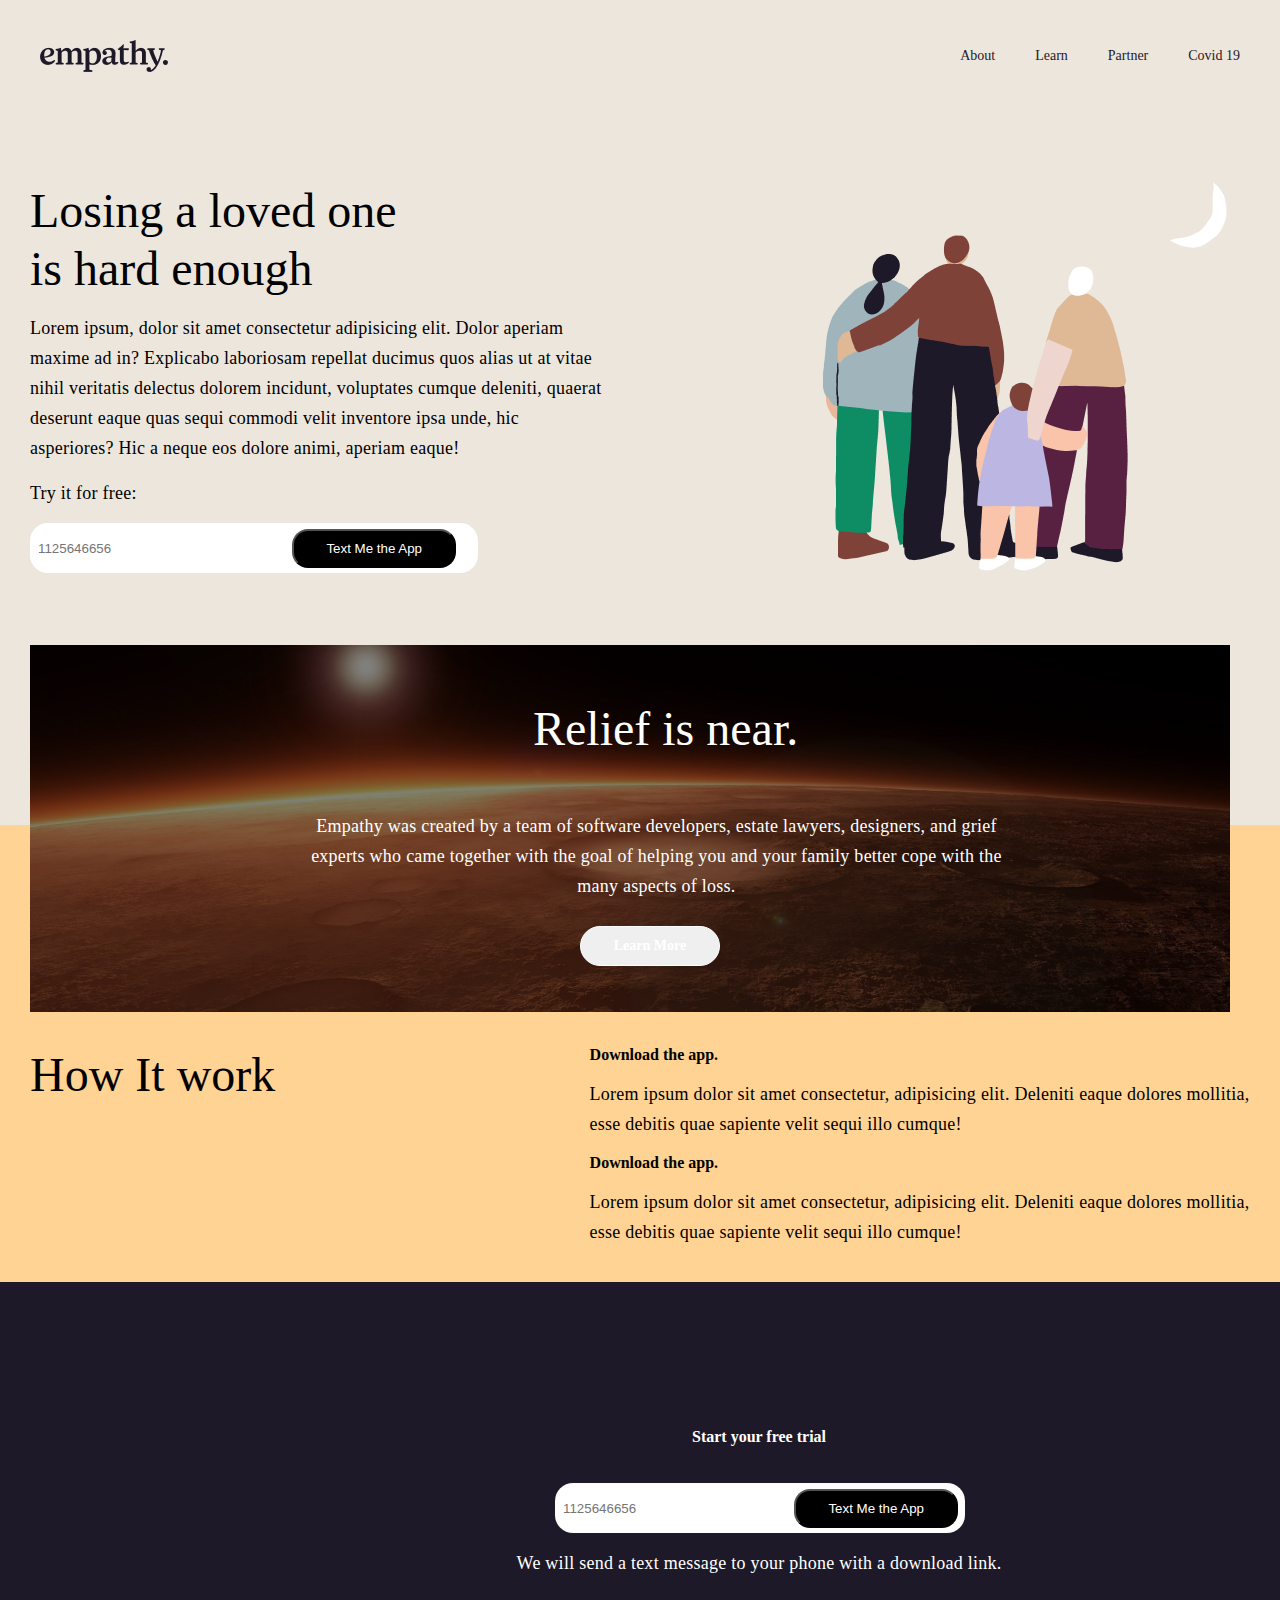
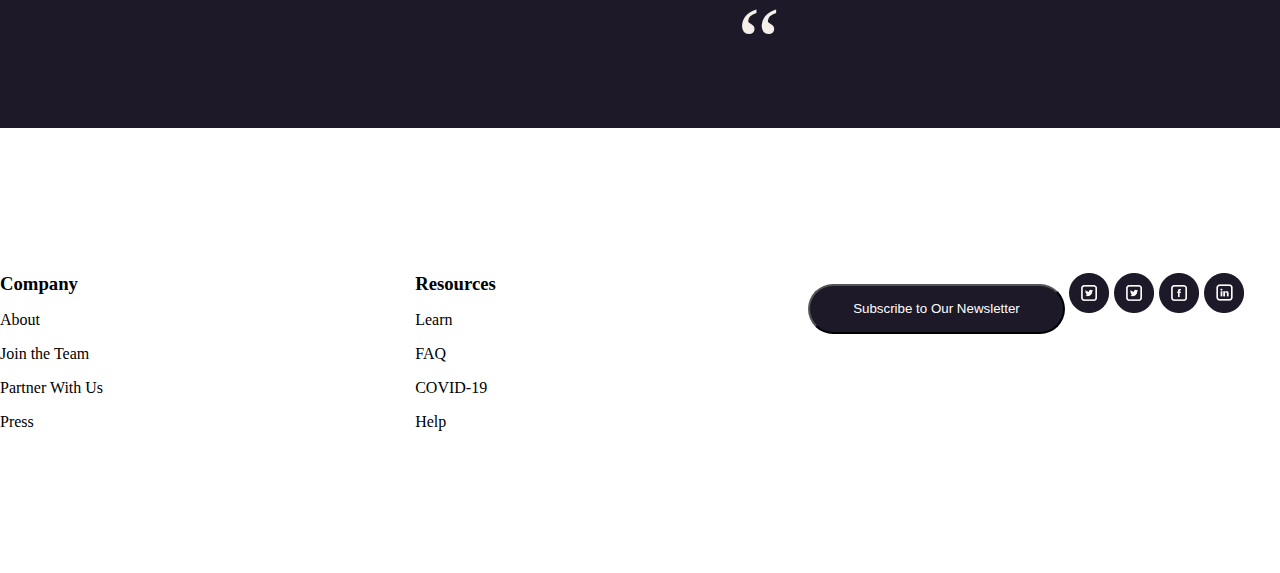
<file: index.html>
<!DOCTYPE html>
<html lang="en">
  <head>
    <meta charset="UTF-8" />
    <meta name="viewport" content="width=device-width, initial-scale=1.0" />
    <title>Document</title>
    <link rel="stylesheet" href="./style.css" />
  </head>
  <body>
    <header>
      <div class="container">
        <img src="./img/Frame (2).png" alt="logo" />
        <nav>
          <ul>
            <li><a href="#">About</a></li>
            <li><a href="#">Learn</a></li>
            <li><a href="#">Partner</a></li>
            <li><a href="#">Covid 19</a></li>
          </ul>
        </nav>
      </div>
    </header>
    <main>
      <section class="lose">
        <div class="container">
          <div class="lose-text">
            <h1>Losing a loved one <br />is hard enough</h1>
            <p>
              Lorem ipsum, dolor sit amet consectetur adipisicing elit. Dolor
              aperiam maxime ad in? Explicabo laboriosam repellat ducimus quos
              alias ut at vitae nihil veritatis delectus dolorem incidunt,
              voluptates cumque deleniti, quaerat deserunt eaque quas sequi
              commodi velit inventore ipsa unde, hic asperiores? Hic a neque eos
              dolore animi, aperiam eaque!
            </p>
            <p>Try it for free:</p>
            <div class="input-box">
              <input type="text" placeholder="1125646656" />
              <button class="btn">Text Me the App</button>
            </div>
          </div>
          <div class="lose-img">
            <img src="./img/Frame (3).png" alt="" />
          </div>
        </div>
      </section>
      <section class="work"> 
        <div class="container">
          <div class="a">
            <img src="./img/image 1 (4).png" alt="" />
            <h1 class="a-text">Relief is near.</h1>
            <p class="p-text">Empathy was created by a team of software developers, estate lawyers,  designers, and grief experts who came together with the goal of helping  you and your family better cope with the many aspects of loss.</p>
            <div>
              <button class="a-btn">Learn More</button>
            </div>
            
          </div>
          <div class="b">
            <h1>How It work</h1>
            <div>
              <h4>Download the app.</h4>
              <p>
                Lorem ipsum dolor sit amet consectetur, adipisicing elit.
                Deleniti eaque dolores mollitia, esse debitis quae sapiente
                velit sequi illo cumque!
              </p>
              <h4>Download the app.</h4>
              <p>
                Lorem ipsum dolor sit amet consectetur, adipisicing elit.
                Deleniti eaque dolores mollitia, esse debitis quae sapiente
                velit sequi illo cumque!
              </p>
            </div>
          </div>
        </div>
      </section>

      <section>
         <div class="free">
          <h4 class="text-free">Start your free trial</h4>
          <div class="input-bo">
            <input  type="text" class="input" placeholder="1125646656" />
            <button class="btnn">Text Me the App</button>
          </div>
          <div>
            <p class="p-free">We will send a text message to your phone with a download link.</p>
          </div>
          <p class="l">“</p>
         </div>
      </section>
    </main>

    <footer>
      <div class="ota">
        <div class="Press">
          <h3 class="">Company</h3>
          <ul>
            <li class="il">About</li>
            <li class="il">Join the Team</li>
            <li class="il">Partner With Us</li>
            <li class="il">Press</li>
          </ul>
      </div>
      <div class="Resources">
        <h3>Resources</h3>
        <ul>
          <li class="il">Learn</li>
          <li class="il">FAQ</li>
          <li class="il">COVID-19</li>
          <li class="il">Help</li>
        </ul>
      </div>
      <div class="end">
        <button class="end-btn">Subscribe to Our Newsletter</button>
        <img class="image" src="./img/Frame (8).png" alt="">
        <img class="image" src="./img/Frame (9).png" alt="">
        <img class="image" src="./img/Frame (10).png" alt="">
        <img class="image" src="./img/Frame (11).png" alt="">
      </div>
      </div>
      
    </footer>
  </body>
</html>
</file>
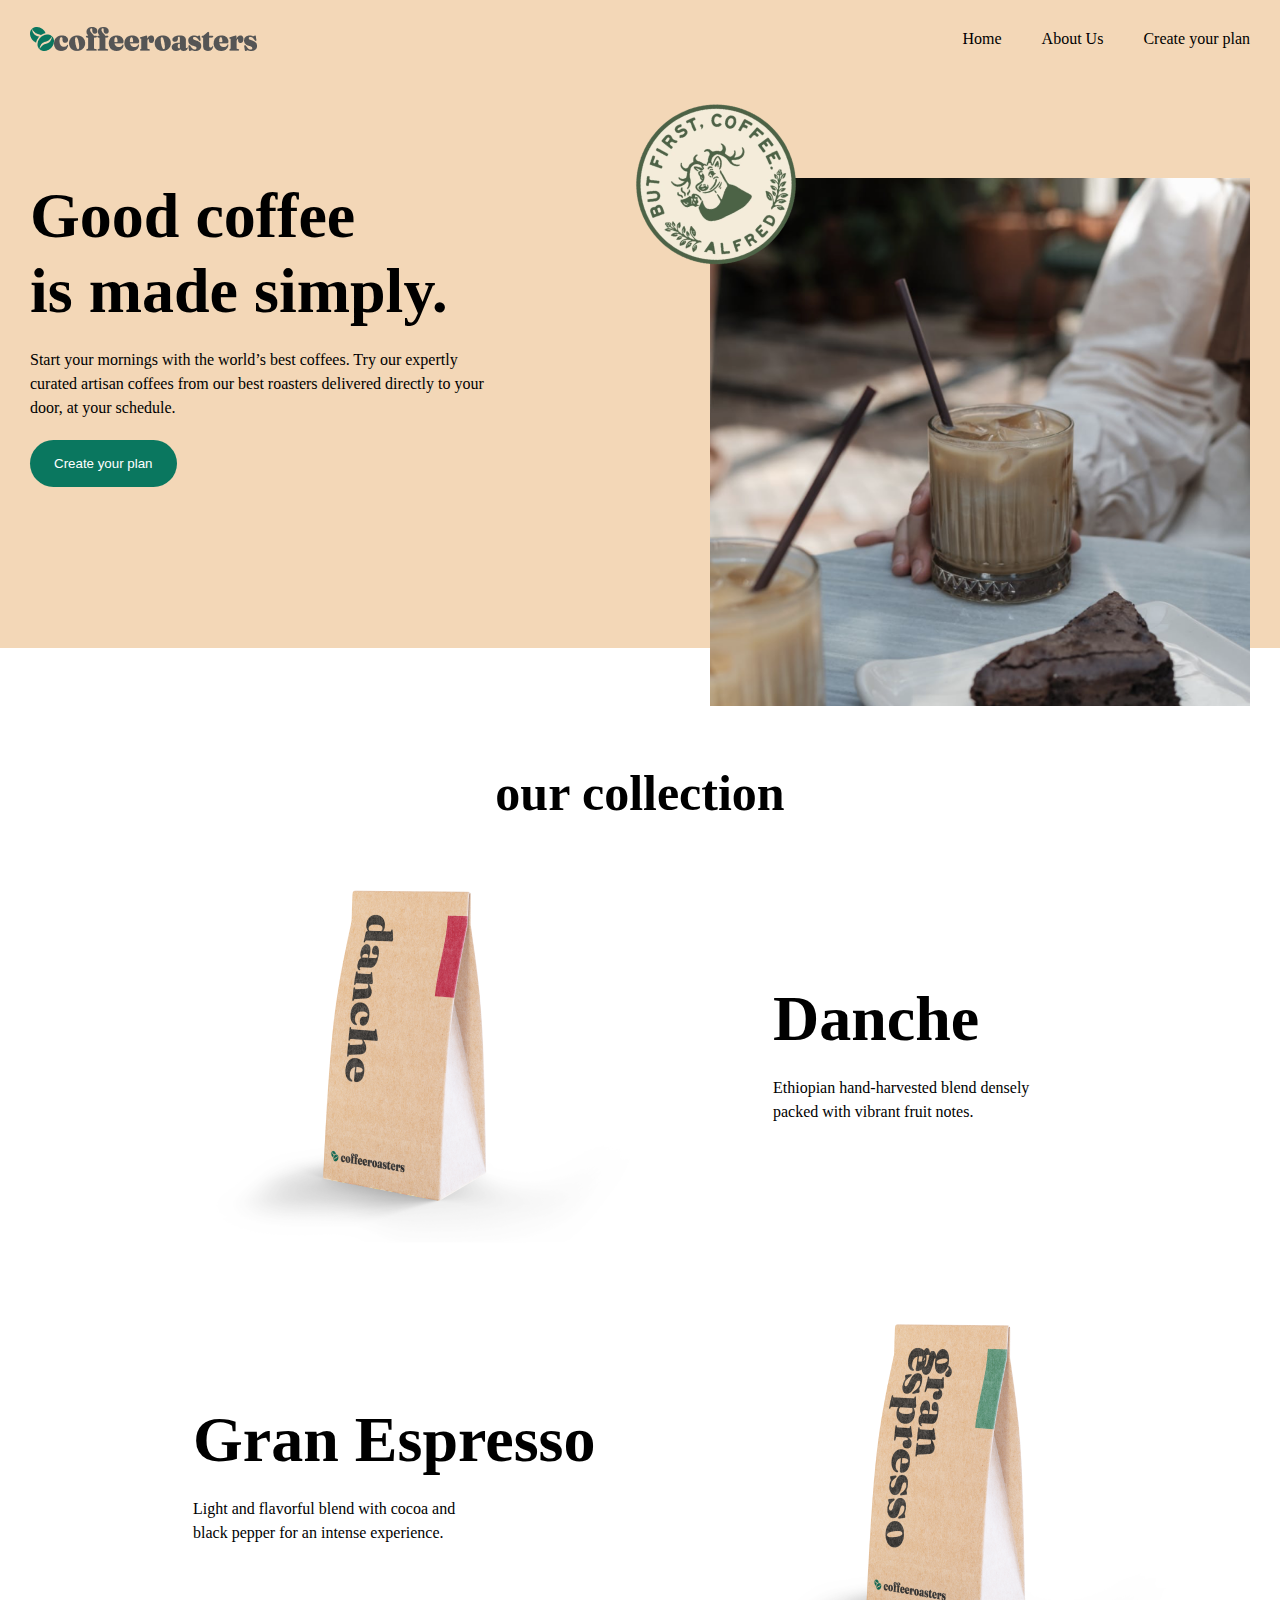
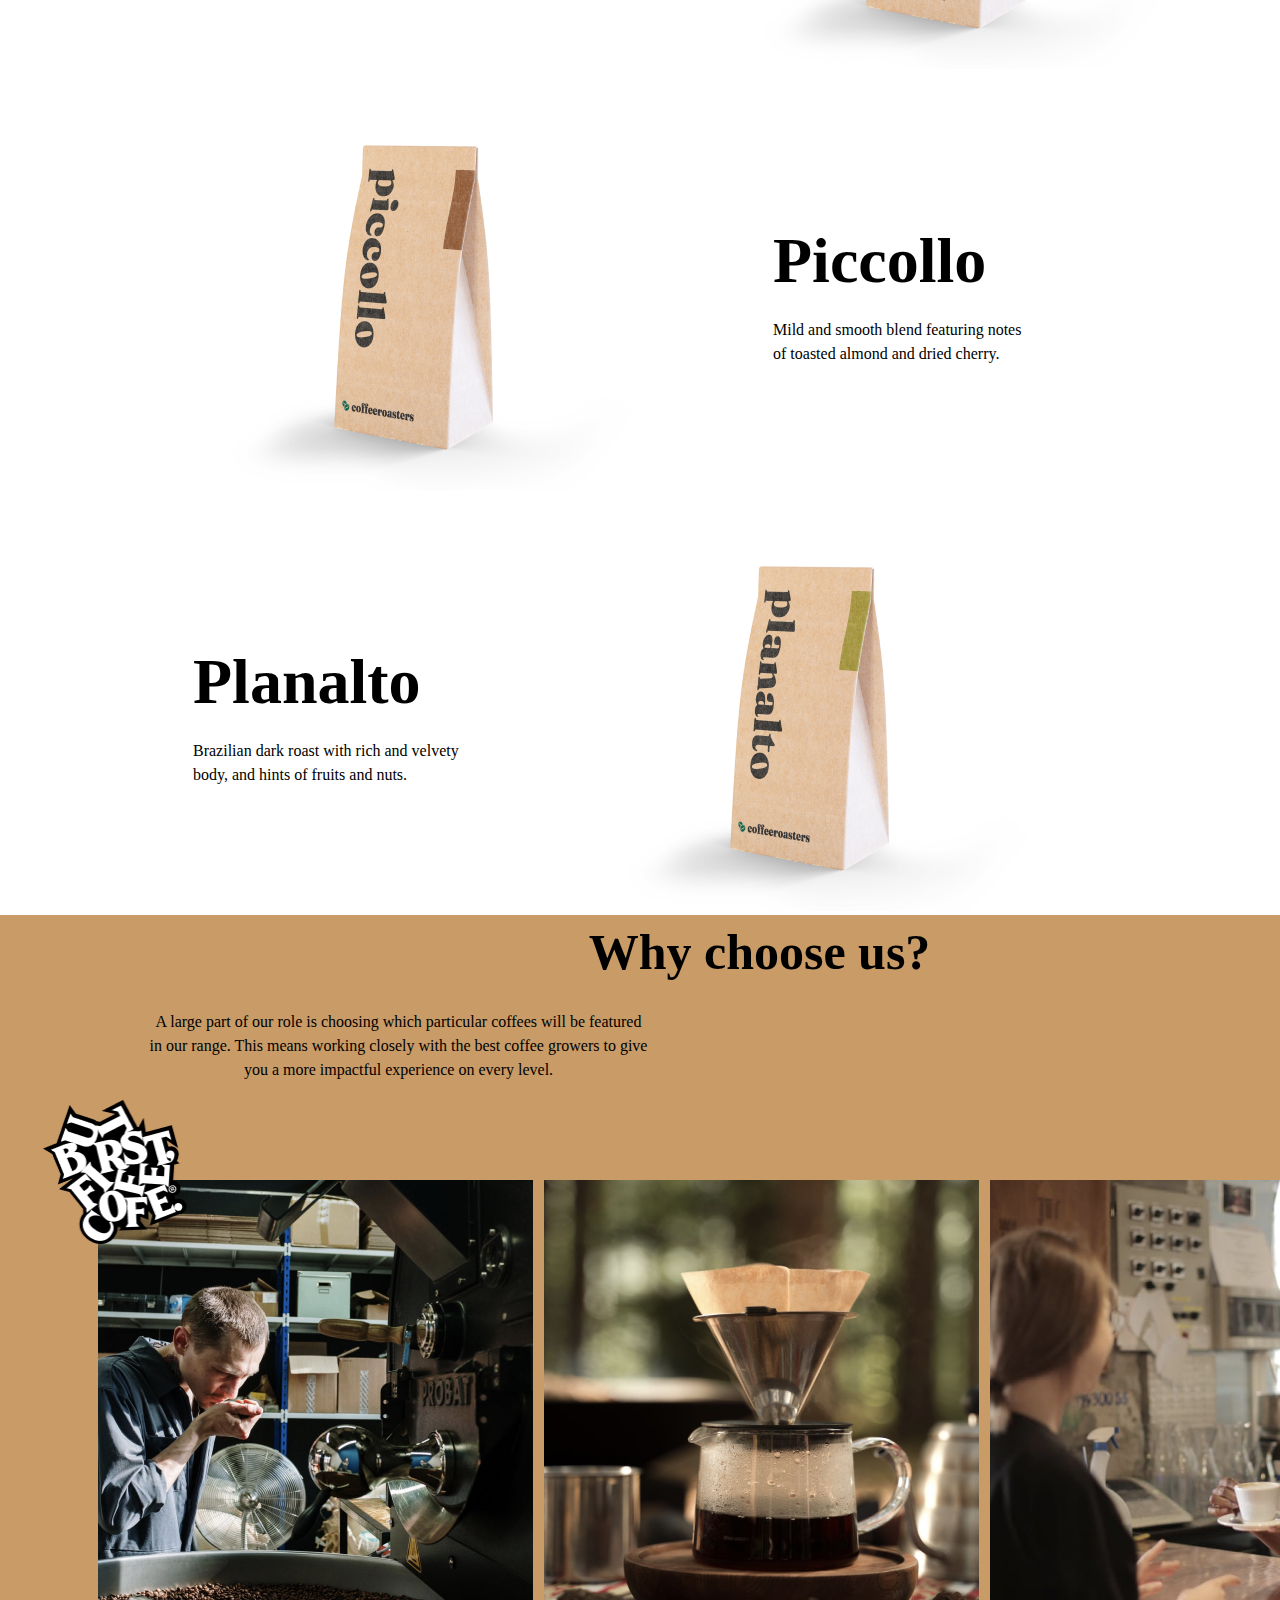
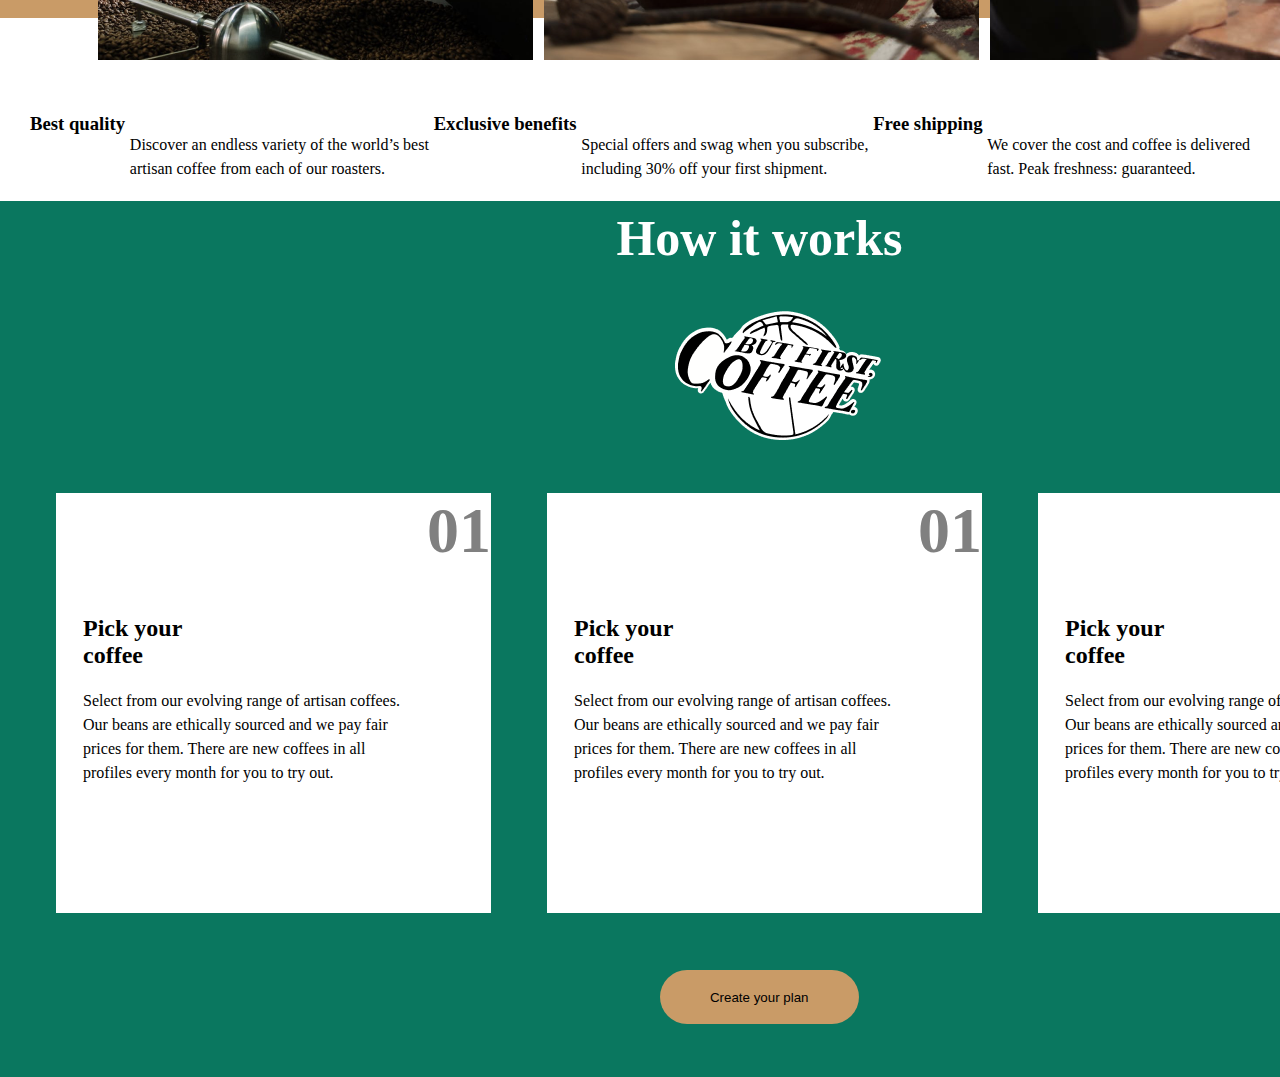
<file: dars-21/index.html>
<!DOCTYPE html>
<html lang="en">
  <head>
    <meta charset="UTF-8" />
    <meta name="viewport" content="width=device-width, initial-scale=1.0" />
    <title>Document</title>
    <link rel="stylesheet" href="./style.css" />
  </head>
  <body>
    <header>
      <div class="container">
        <img src="./img/Group 3614 (1).png" alt="logo" />
        <nav>
          <ul>
            <li><a href="#">Home</a></li>
            <li><a href="#">About Us</a></li>
            <li><a href="#">Create your plan</a></li>
          </ul>
        </nav>
      </div>
    </header>
    <main>
      <section class="coffee">
        <div class="container">
          <div class="coffee-text">
            <h1>
              Good coffee <br />
              is made simply.
            </h1>
            <p>
              Start your mornings with the world’s best coffees. Try our
              expertly curated artisan coffees from our best roasters delivered
              directly to your door, at your schedule.
            </p>
            <button class="btn">Create your plan</button>
          </div>
          <div class="coffee-img">
            <img src="./img/Rectangle 679 (1).png" alt="katta" class="katta">
            <img src="./img/image 40 (1).png" alt="katta" class="kichik">
          </div>
        </div>
      </section>


      <section class="container">

<div>
  <h1 class="our">our collection</h1>
</div>
      
      




      <section class="healthcare container">
    <div class="heathcare-img">
                  <img src="./img/kopi4.png" alt="sdfsd" />
                </div>    
                <div class="heathcare-text">
                  <h1>
                    Danche
                  </h1>
                  <p>
                    Ethiopian hand-harvested blend densely <br> packed with vibrant fruit notes.
                  </p>
                  
                </div>
                
                
              </section>
      <section class="healthcare container">
        <div class="heathcare-text">
                  <h1>
                    Gran Espresso
                  </h1>
                  <p>
                    Light and flavorful blend with cocoa and <br> black pepper for an intense experience.
                  </p>
                  
                </div>
                <div class="heathcare-img">
                  <img src="./img/kopi1 copy.png" alt="sdfsd" />
                </div>
                
              </section>



      <section class="healthcare container">
<div class="heathcare-img">
                  <img src="./img/kopi3.png" alt="sdfsd" />
                </div>        
                <div class="heathcare-text">
                  <h1>
                    Piccollo
                  </h1>
                  <p>
                    Mild and smooth blend featuring notes <br> of toasted almond and dried cherry.
                  </p>
                  
                </div>
                
                
              </section>



      <section class="healthcare container">
        <div class="heathcare-text">
                  <h1>
                    Planalto
                  </h1>
                  <p>
                    Brazilian dark roast with rich and velvety <br> body, and hints of fruits and nuts.
                  </p>
                  
                </div>
                <div class="heathcare-img">
                  <img src="./img/kopi2.png" alt="sdfsd" />
                </div>
                
              </section>
            </section>


            <section class="why">
              <div class="container">
                <h1 class="why-text">Why choose us?</h1>
                <p  class="why-p">A large part of our role is choosing which particular coffees will be featured <br>
                  in our range. This means working closely with the best coffee growers to give <br>
                  you a more impactful experience on every level.</p>
              
                  
              </div>
<div class="images">
  <img class="c" src="./img/Group (1).png" alt="">
                  <img  src="./img/Rectangle 681.png" alt="">
                  <img  src="./img/Rectangle 682.png" alt="">
                  <img  src="./img/Rectangle 683.png" alt="">
              </div>
            </section>
            <section class="container">
              <div class="best">
                <h3>Best quality</h3>
                <p>Discover an endless variety of the world’s best <br> artisan coffee from each of our roasters.</p>

                <h3>Exclusive benefits</h3>
                <p>Special offers and swag when you subscribe, <br> including 30% off your first shipment.</p>

                <h3>Free shipping</h3>
                <p>We cover the cost and coffee is delivered <br> fast. Peak freshness: guaranteed.</p>
              </div>
            </section>

            <section class="how">
              <div class="container">
                <h1 class="ho">How it works</h1>
                <img style="margin-left: 510px;" src="./img/Group (2).png" alt="">
              </div>

              <div class="cardlar">
              <div class="ota">
                <div class="card ">
                <h1 class="h1">01</h1>
                <h2>Pick your <br> coffee</h2>
                <p>Select from our evolving range of artisan coffees. <br> Our beans are ethically sourced and we pay fair <br> prices for them. There are new coffees in all <br> profiles every month for you to try out.</p>
            </div>
            </div>
              <div class="ota">
                <div class="card ">
                <h1 class="h1">01</h1>
                <h2>Pick your <br> coffee</h2>
                <p>Select from our evolving range of artisan coffees. <br> Our beans are ethically sourced and we pay fair <br> prices for them. There are new coffees in all <br> profiles every month for you to try out.</p>
            </div>
            </div>
              <div class="ota">
                <div class="card ">
                <h1 class="h1">01</h1>
                <h2>Pick your <br> coffee</h2>
                <p>Select from our evolving range of artisan coffees. <br> Our beans are ethically sourced and we pay fair <br> prices for them. There are new coffees in all <br> profiles every month for you to try out.</p>
            </div>
            </div>
          </div>

          <div>
            <button class="how-btn">Create your plan</button>
          </div>
            </section>



    </main>


    <footer class="cof">
        <div class="container">
          <div class="coff">
            
          </div>
        </div>
    </footer>
  </body>
</html>
</file>
<file: style.css>
* {
  margin: 0;
  padding: 0;
  box-sizing: border-box;
}
.container {
  max-width: 1220px;
  margin: 0 auto;
}
header {
  background-color: #ede6dd;
  padding: 40px;
}
header .container {
  display: flex;
  align-items: center;
  justify-content: space-between;
}
nav ul {
  display: flex;
  gap: 40px;
  list-style: none;
}
nav ul li a {
  text-decoration: none;
  color: #1e1928;
  font-size: 14px;
  font-style: normal;
  font-weight: 400;
  line-height: 20px;
}

.lose {
  background-color: #ede6dd;
  padding: 70px 0 250px;
}
.lose .container {
  display: flex;
  gap: 217px;
}
.lose-text {
  max-width: 576px;
}
h1 {
  font-size: 48px;
  font-weight: 400;
  line-height: 58px;
  letter-spacing: 0em;
  text-align: left;
}
p {
  font-size: 18px;
  font-weight: 400;
  line-height: 30px;
  letter-spacing: 0.25200000405311584px;
  text-align: left;
  margin: 15px 0;
}
input{
    width: 448px;
    height: 50px;
    padding: 8px;
    border-radius: 18px;
    border: none;
    outline: none;
}
.btn{
    padding: 10px 32px;
    background-color: black;
    color: white;
    border-radius: 16px;
    position: absolute;
    right: 150px;
    top: 6px;
}
.input-box{
    position: relative;
}

.work{
    background-color:#FFD394;
    padding: 20px 0;
}
.a{
    margin-top: -200px;
    position: relative;
}

.a-text {
  
  
  color: #fff;
  position: absolute;
  bottom: 258px;
  left: 503px;
}
.p-text {
  color: #fff;
  text-align: center;
  position: absolute;
  bottom: 100px;
  left: 272px;
  right: 239px;
 
}

.a-btn {
  color: #FFF;
  border-radius: 9999px;
  border: 1px solid #FFF;
  text-align: center;
  font-family: Inter;
  font-size: 14px;
  width: 140px;
  height: 40px;
  font-weight: 700;
  position: absolute;
  left: 550px;
  bottom: 50px;
  
}

.b{
    display: flex;
    gap: 50px;
    margin-top: 30px;
}
.b h1{
    width: 800px;
}

.free {
  width: 1518px;
  height: 446px;
  background-color:#1E1928;
  color:white;
}

.input-bo {
  position: relative;
  padding-left: 555px;
}

.btnn {
  padding: 10px 32px;
  background-color: black;
  color: white;
  border-radius: 16px;
  position: absolute;
  right: 150px;
  top: 6px;
  right: 560px;
  
}

.text-free {
  text-align: center;
  margin-bottom: 37px;
  padding-top: 146px;
}

.input{
  width: 410px;
  height: 50px;
  padding: 8px;
  border-radius: 18px;
  border: none;
  outline: none;
}

.p-free{
  text-align: center;
}

.l {
  color: #F4EFE9;

text-align: center;
font-family: Roboto;
font-size: 96px;
font-style: normal;
font-weight: 400;
line-height: 96px;
}

.il {
list-style: none;
margin-top: 16px;

}


.ota {
  display: flex;
  justify-content: space-between;
  gap: 201px;
  width: 1245px;
  height: 300px;
  margin-top: 145px;
}

.end-btn {
  background-color:#1E1928;
  color: white;
  width: 257px;
  height: 50px;
  border-radius: 9999px;
  
}
</file>
<file: dars-21/style.css>
* {
  margin: 0;
  padding: 0;
  box-sizing: border-box;
}
.container {
  max-width: 1220px;
  margin: 0 auto;
}


header {
  background: #f3d7b7;
  padding: 27px 0;
}

header .container {
  display: flex;
  align-items: center;
  justify-content: space-between;
}
nav ul {
  display: flex;
  list-style: none;
  gap: 40px;
}
nav ul li a {
  text-decoration: none;
  color: black;
}
.coffee {
  background: #f3d7b7;
  padding: 100px 0;
  height: 570px;
}
.coffee .container {
  display: flex;
  justify-content: space-between;
  gap: 216px;
}
.coffee-text {
  max-width: 464px;
}
h1 {
  font-size: 64px;
  font-weight: 700;
  line-height: 75px;
  letter-spacing: 0px;
  text-align: left;
}

p {
  font-size: 16px;
  font-weight: 400;
  line-height: 24px;
  letter-spacing: 0px;
  text-align: left;
  margin: 20px 0;
}
.btn{
    padding: 16px 24px;
    border-radius: 90px;
    border: none;
    background-color: #0A775F;
    color: white;
}

.coffee-img{
    max-width: 710px;
    position: relative;
}

.katta{
    width: 100%;
}
.kichik{
    position: absolute;
    top: -100px;
    left: -100px;    
}

.our {
  font-size: 50px;
  margin-top: 108px;
  text-align: center;
}

.kopi {
  display: flex;
}

.healthcare {
  display: flex;
  gap: 130px;
  align-items: center;
  margin-top: 42px;
  margin-left: 163px;
}

.heathcare-img {
  animation: img 5s infinite;

}

@keyframes img {
  
    25% {
       border-radius:50%;
       transform: scale(1.5);
       
   }
    50% {
       
       transform: scale(1.3);
   } 
}

.dan {
  font-size: 48px;
}

.why {
  background-color: #C99B67;
  width: 1519px;
height: 703px;
}
.why-text {
  text-align: center;
  font-size: 50px;
}

.why-p {
  
  text-align: center;
  position: absolute;
}



.images {
  display: flex;
  gap: 11px;
  
  position: relative;
  right: 57px;
  bottom: -190px;
  

}
.c {
position: relative;
top: -80px;
right: -100px;
width: 144.437px;
height: 144px;
}

.best {
  margin-top: 95px;
  display: flex;
  justify-content: space-between;
  justify-content: cent;
  
}

.how {
  background-color: #0A775F;
  width: 1519px;
height: 876px;
}

.ho {
  text-align: center;
  color: white;
  font-size: 50px;
}

.card {
  width: 435px;
  height: 420px;
  background-color: white;
  margin-left: 56px;
  padding-left: 27px;
}

.cardlar {
  display: flex;
}

.h1 {
  text-align: end;
  color: gray;
  margin-bottom: 47px;
  margin-top: 21px;
  
}


.how-btn {
  border-radius: 100px;
  background: #C99B67;
  width: 198.514px;
  height: 54.087px;
  border:none;
  padding: 16px 24px;
  margin-left: 660px;
  margin-top: 57px;
}


.end {
   background: #F3D7B7;
   width: 1519px;
   height: 160px;
   
}

.v {
  display: flex;
  padding-top: 62px;
  text-decoration: none;
  justify-content: space-between;
}

.v ul li {
  
  list-style: none;
}
.v ul li a {
  text-decoration: none;
  
}

.ul {
  display: flex;
  gap: 30px;
  
}

.facebook {
  width: 30px;
  height: 30px;
}
.twitter {
  width: 30px;
  height: 30px;
}
.instagram {
  width: 30px;
  height: 30px;
}

.cof {
  background-color: #F3D7B7;
}
</file>
